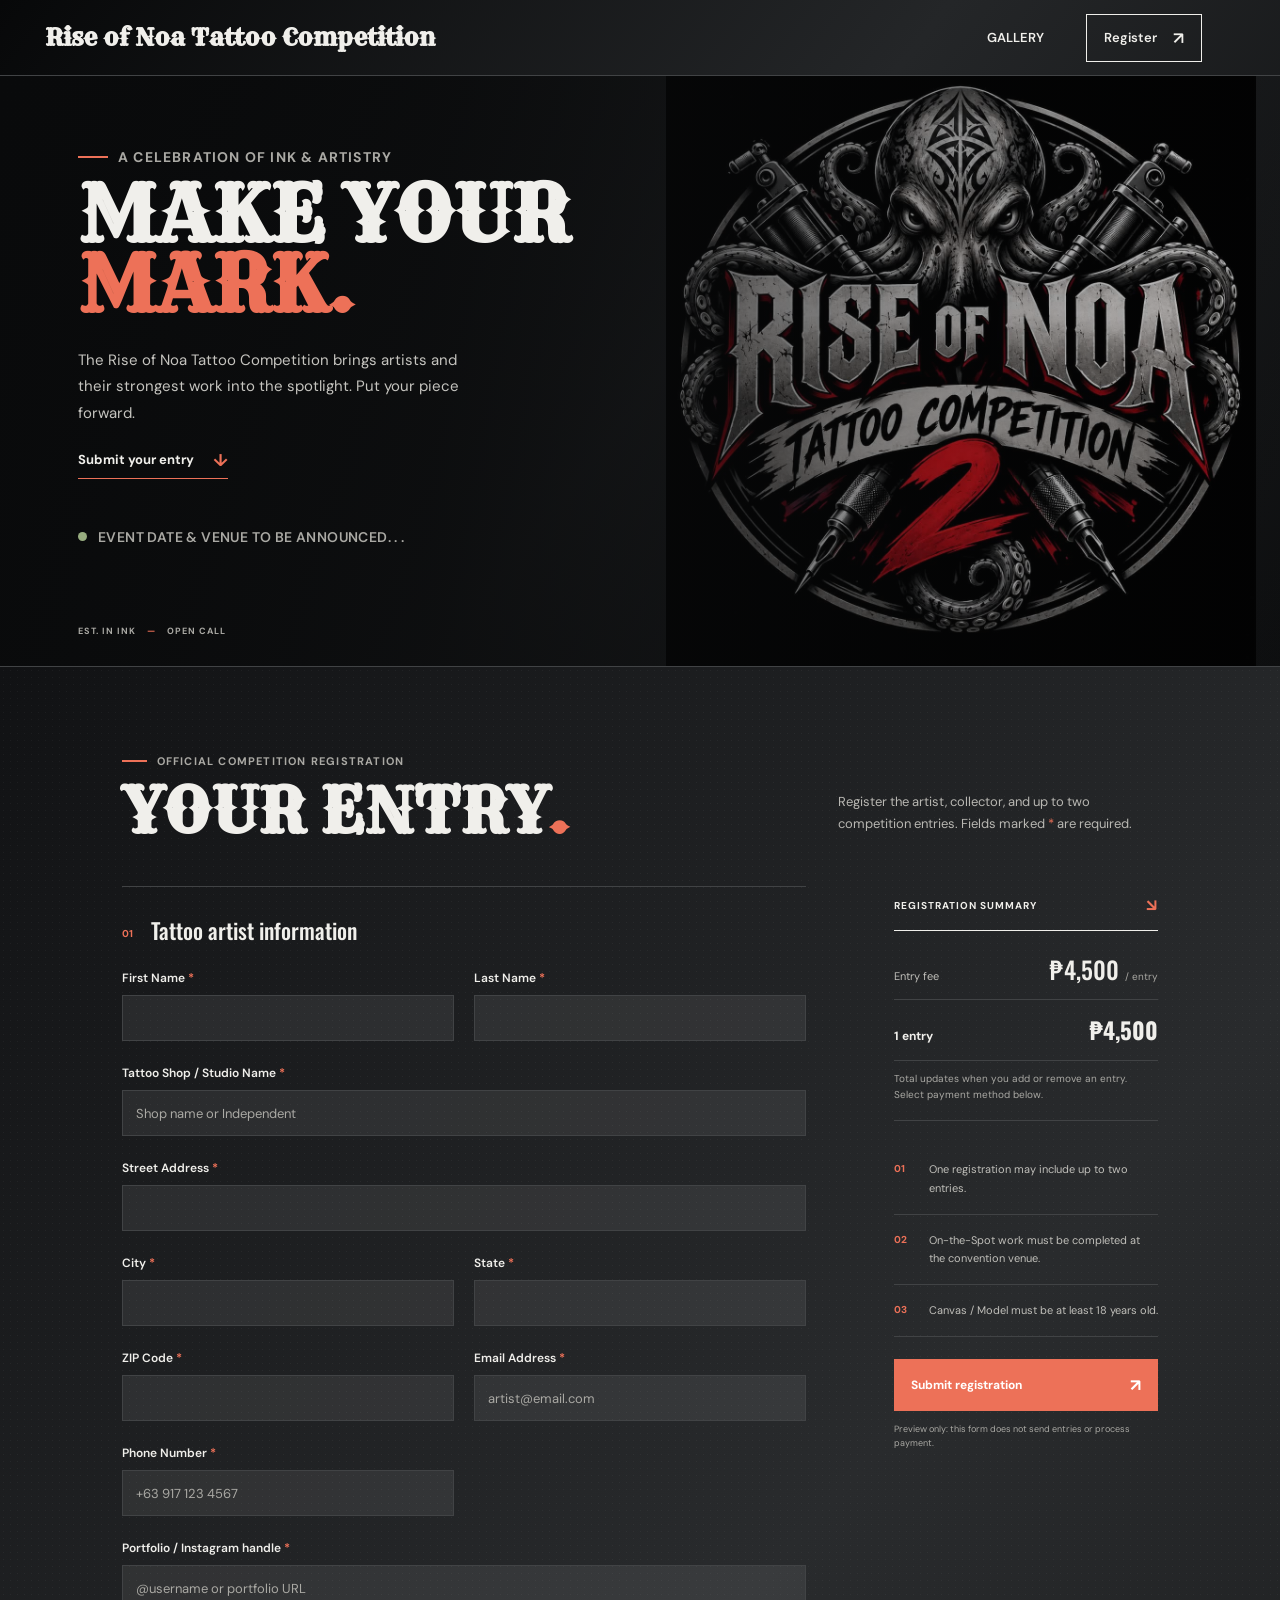
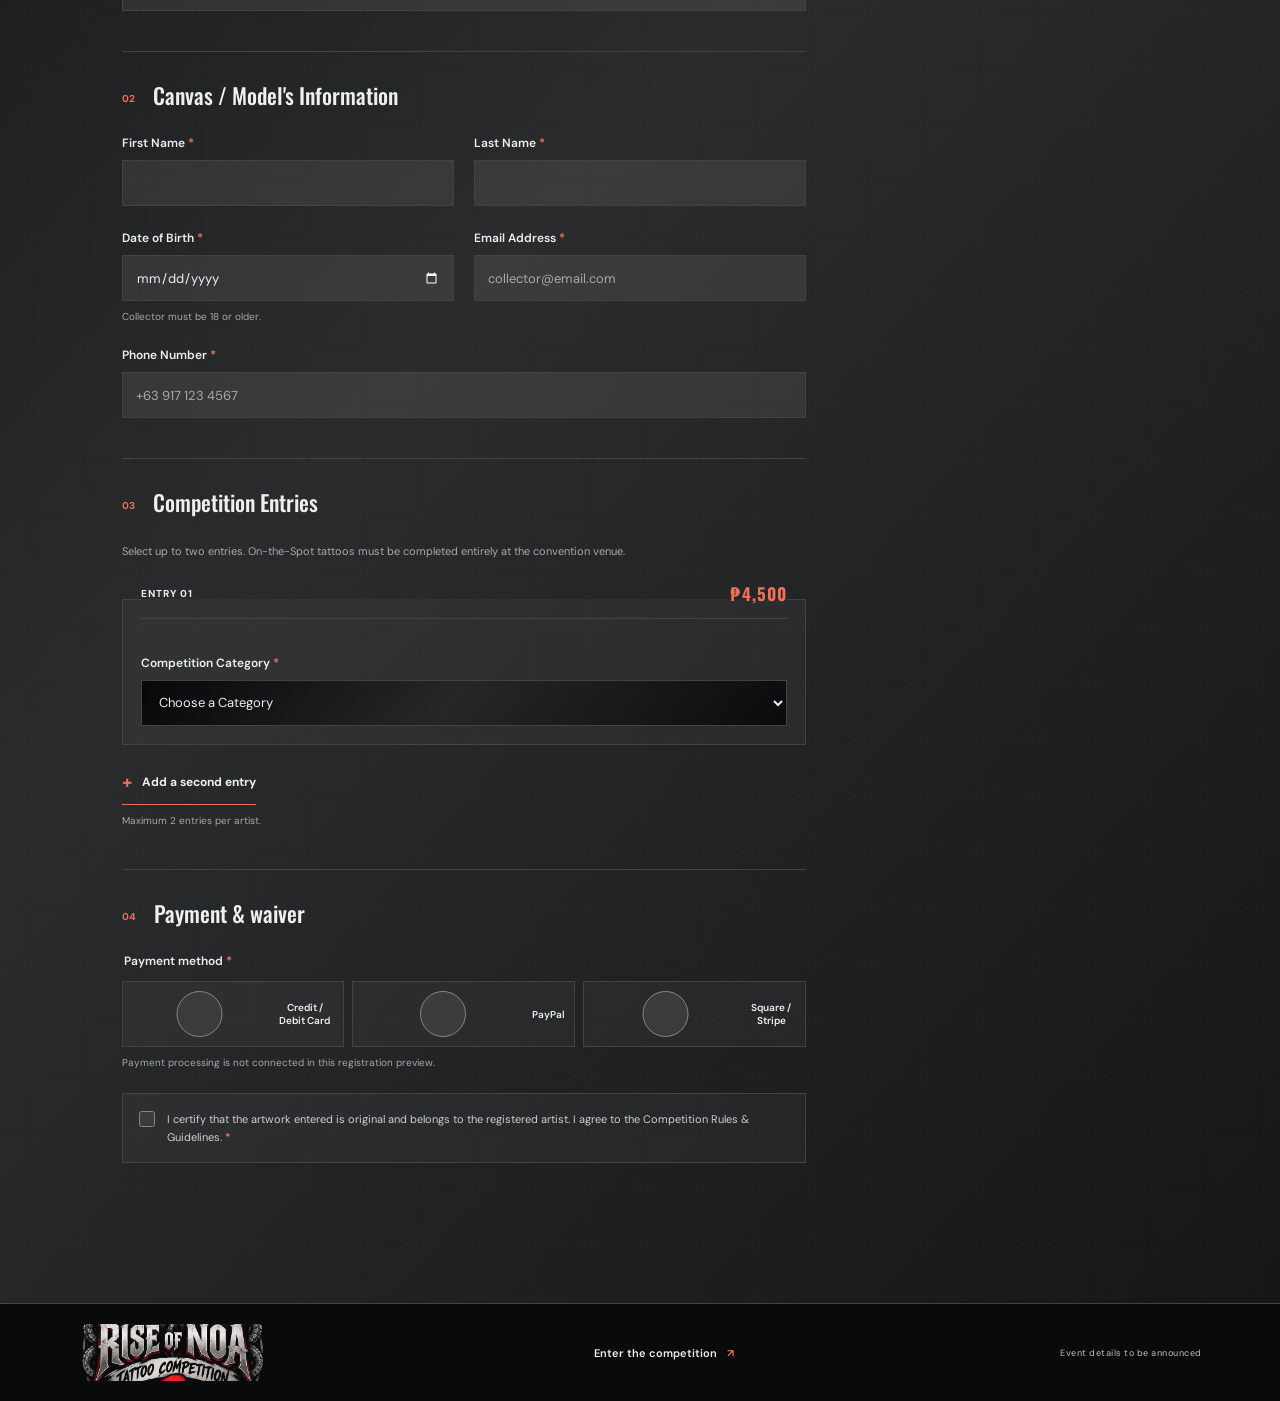
<file: index.html>
<!DOCTYPE html>
<html lang="en">
<head>
    <meta charset="UTF-8">
    <meta name="viewport" content="width=device-width, initial-scale=1.0">
    <meta name="theme-color" content="#f2eee6">
    <meta name="description" content="Register your work for the Rise of Noa Tattoo Competition.">
    <title>Enter the Competition | Rise of Noa</title>
    <link rel="stylesheet" href="style.css">
    <link rel="preconnect" href="https://fonts.googleapis.com">
    <link rel="preconnect" href="https://fonts.gstatic.com" crossorigin>
    <link href="https://fonts.googleapis.com/css2?family=DM+Sans:wght@400;500;600;700&family=Oswald:wght@400;500;600;700&family=Rye&display=swap" rel="stylesheet">
</head>
<body>
    <header class="site-header home-header">
        <a class="brand-logo" href="#top" aria-label="Rise of Noa Tattoo Competition home">
            <span class="brand-title">Rise of Noa Tattoo Competition</span>
        </a>
        <nav class="top-nav" aria-label="Main navigation">
            <a href="gallery.html">GALLERY</a>
            <a class="nav-cta" href="#register">Register <span aria-hidden="true">↗</span></a>
        </nav>
    </header>

    <main id="top">
        <section class="hero" id="competition" aria-labelledby="hero-title">
            <div class="hero-copy">
                <p class="eyebrow"><span class="eyebrow-line"></span> A celebration of ink &amp; artistry</p>
                <h1 id="hero-title">MAKE YOUR<br><span>MARK.</span></h1>
                <p class="hero-description">The Rise of Noa Tattoo Competition brings artists and their strongest work into the spotlight. Put your piece forward.</p>
                <a class="text-link" href="#register">Submit your entry <span aria-hidden="true">↓</span></a>
                <div class="event-note"><span class="event-dot"></span> Event date &amp; venue to be announced. . .</div>
            </div>
            <div class="hero-index" aria-hidden="true">EST. IN INK <span>—</span> OPEN CALL</div>
        </section>

        <section class="registration" id="register" aria-labelledby="registration-title">
            <div class="section-heading">
                <div>
                    <p class="eyebrow"><span class="eyebrow-line"></span> Official competition registration</p>
                    <h2 id="registration-title">YOUR ENTRY<span class="period">.</span></h2>
                </div>
                <p class="section-intro">Register the artist, collector, and up to two competition entries. Fields marked <span aria-hidden="true">*</span> are required.</p>
            </div>

            <form id="entry-form">
                <div class="form-layout">
                    <div class="form-main">
                        <fieldset class="form-section">
                            <legend><span class="section-number">01</span> Tattoo artist information</legend>
                            <div class="field-grid">
                                <label class="field"><span>First Name <b>*</b></span><input name="artistFirstName" autocomplete="given-name" required></label>
                                <label class="field"><span>Last Name <b>*</b></span><input name="artistLastName" autocomplete="family-name" required></label>
                                <label class="field field-wide"><span>Tattoo Shop / Studio Name <b>*</b></span><input name="studio" autocomplete="organization" placeholder="Shop name or Independent" required></label>
                                <label class="field field-wide"><span>Street Address <b>*</b></span><input name="streetAddress" autocomplete="street-address" required></label>
                                <label class="field"><span>City <b>*</b></span><input name="city" autocomplete="address-level2" required></label>
                                <label class="field"><span>State <b>*</b></span><input name="state" autocomplete="address-level1" required></label>
                                <label class="field"><span>ZIP Code <b>*</b></span><input name="zip" inputmode="numeric" autocomplete="postal-code" required></label>
                                <label class="field"><span>Email Address <b>*</b></span><input name="artistEmail" type="email" autocomplete="email" placeholder="artist@email.com" required></label>
                                <label class="field"><span>Phone Number <b>*</b></span><input name="artistPhone" type="tel" autocomplete="tel" placeholder="+63 917 123 4567" required></label>
                                <label class="field field-wide"><span>Portfolio / Instagram handle <b>*</b></span><input name="portfolio" placeholder="@username or portfolio URL" required></label>
                            </div>
                        </fieldset>

                        <fieldset class="form-section">
                            <legend><span class="section-number">02</span> Canvas / Model's Information</legend>
                            <div class="field-grid">
                                <label class="field"><span>First Name <b>*</b></span><input name="collectorFirstName" autocomplete="section-collector given-name" required></label>
                                <label class="field"><span>Last Name <b>*</b></span><input name="collectorLastName" autocomplete="section-collector family-name" required></label>
                                <label class="field"><span>Date of Birth <b>*</b></span><input id="collector-birth-date" name="collectorBirthDate" type="date" autocomplete="bday" required><span class="field-hint">Collector must be 18 or older.</span></label>
                                <label class="field"><span>Email Address <b>*</b></span><input name="collectorEmail" type="email" autocomplete="section-collector email" placeholder="collector@email.com" required></label>
                                <label class="field field-wide"><span>Phone Number <b>*</b></span><input name="collectorPhone" type="tel" autocomplete="section-collector tel" placeholder="+63 917 123 4567" required></label>
                            </div>
                        </fieldset>

                        <fieldset class="form-section">
                            <legend><span class="section-number">03</span> Competition Entries</legend>
                            <p class="section-note">Select up to two entries. On-the-Spot tattoos must be completed entirely at the convention venue.</p>
                            <div class="entry-list" id="entry-list">
                                <fieldset class="entry-card" data-entry-index="1">
                                    <legend class="entry-card-heading"><span>ENTRY 01</span><span class="entry-price">₱4,500</span></legend>
                                    <div class="field-grid">
                                        <label class="field field-wide"><span>Competition Category <b>*</b></span>
                                            <select name="entry1Category" class="entry-category" required>
                                                <option value="">Choose a Category</option>
                                                <optgroup label="Pre-Made / Healed">
                                                    <option value="Black & Grey (Medium / Big Piece)">Black &amp; Grey (Medium / Big Piece)</option>
                                                    <option value="Color (Medium / Big Piece)">Color (Medium / Big Piece)</option>
                                                    <option value="Traditional / Neo-Traditional">Traditional / Neo-Traditional</option>
                                                    <option value="Realism / Portrait">Realism / Portrait</option>
                                                    <option value="Oriental / Tribal">Oriental / Tribal</option>
                                                </optgroup>
                                                <optgroup label="Live / On-the-Spot">
                                                    <option value="On-the-Spot Tattoo of the Day (Day 1)">Tattoo of the Day (Day 1)</option>
                                                    <option value="On-the-Spot Tattoo of the Day (Day 2)">Tattoo of the Day (Day 2)</option>
                                                    <option value="On-the-Spot Cover-Up Challenge">Cover-Up Challenge</option>
                                                </optgroup>
                                            </select>
                                            <span class="field-hint entry-category-error" role="alert"></span>
                                        </label>
                                        <div class="onsite-note field-wide" hidden>On-the-Spot entry: the tattoo must be done entirely at the convention venue.</div>
                                        <fieldset class="entry-artwork field-wide" hidden>
                                            <legend>Artwork reference <span class="field-hint">For pre-made / healed entries</span></legend>
                                            <div class="field-grid">
                                                <label class="field field-wide"><span>Tattoo placement on body <b>*</b></span>
                                                    <select name="entry1Placement" required><option value="">Choose placement</option><option>Arm</option><option>Leg</option><option>Back</option><option>Chest</option><option>Full Body</option><option>Other</option></select>
                                                </label>
                                                <label class="field field-wide upload-field"><span>High-resolution photo <b>*</b></span>
                                                    <span class="upload-control"><input name="entry1Photo" type="file" accept=".jpg,.jpeg,.png,image/jpeg,image/png" required><span class="upload-icon" aria-hidden="true">+</span><span class="upload-copy"><strong>Choose JPG or PNG</strong><span>One image · maximum 10 MB</span></span></span>
                                                    <span class="field-hint upload-error" role="alert"></span>
                                                </label>
                                                <label class="field field-wide"><span>Brief description <b>*</b></span><textarea name="entry1Description" rows="4" maxlength="700" placeholder="Describe the style, inspiration, or hours taken" required></textarea></label>
                                            </div>
                                        </fieldset>
                                    </div>
                                    <button class="remove-entry" type="button" hidden>Remove this entry</button>
                                </fieldset>
                            </div>
                            <button class="add-entry" id="add-entry" type="button"><span aria-hidden="true">+</span> Add a second entry</button>
                            <p class="entry-limit" id="entry-limit">Maximum 2 entries per artist.</p>
                        </fieldset>

                        <fieldset class="form-section">
                            <legend><span class="section-number">04</span> Payment &amp; waiver</legend>
                            <div class="field-grid">
                                <fieldset class="payment-field field field-wide">
                                    <legend>Payment method <b>*</b></legend>
                                    <div class="payment-options">
                                        <label class="payment-option"><input type="radio" name="paymentMethod" value="Credit / Debit Card" required><span>Credit / Debit Card</span></label>
                                        <label class="payment-option"><input type="radio" name="paymentMethod" value="PayPal"><span>PayPal</span></label>
                                        <label class="payment-option"><input type="radio" name="paymentMethod" value="Square / Stripe"><span>Square / Stripe</span></label>
                                    </div>
                                    <span class="field-hint">Payment processing is not connected in this registration preview.</span>
                                </fieldset>
                                <label class="waiver-option field-wide"><input type="checkbox" name="waiver" required><span>I certify that the artwork entered is original and belongs to the registered artist. I agree to the Competition Rules &amp; Guidelines. <b>*</b></span></label>
                            </div>
                        </fieldset>
                    </div>

                    <aside class="entry-aside" aria-label="Registration summary">
                        <div class="aside-title"><span>REGISTRATION SUMMARY</span><span aria-hidden="true">↘</span></div>
                        <div class="fee-summary"><span>Entry fee</span><strong>₱4,500 <small>/ entry</small></strong></div>
                        <div class="fee-total"><span id="entry-count">1 entry</span><strong id="fee-total">₱4,500</strong></div>
                        <p class="fee-note">Total updates when you add or remove an entry. Select payment method below.</p>
                        <div class="aside-rule"></div>
                        <ol class="entry-steps">
                            <li><span>01</span><p>One registration may include up to two entries.</p></li>
                            <li><span>02</span><p>On-the-Spot work must be completed at the convention venue.</p></li>
                            <li><span>03</span><p>Canvas / Model must be at least 18 years old.</p></li>
                        </ol>
                        <button class="submit-button" type="submit">Submit registration <span aria-hidden="true">↗</span></button>
                        <p class="form-disclaimer">Preview only: this form does not send entries or process payment.</p>
                        <div class="form-status" id="form-status" role="status" aria-live="polite" hidden></div>
                    </aside>
                </div>
            </form>
        </section>
    </main>

    <footer class="site-footer" id="contact">
        <a class="footer-logo" href="#top" aria-label="Rise of Noa Tattoo Competition home">
            <img src="Rise%20of%20Noa%20Tattoo%20Competition%202%20logo.jpg" alt="">
        </a>
        <a href="#register">Enter the competition <span aria-hidden="true">↗</span></a>
        <span class="footer-note">Event details to be announced</span>
    </footer>

    <script>
        const entryForm = document.querySelector("#entry-form");
        const entryList = document.querySelector("#entry-list");
        const firstEntry = entryList.querySelector(".entry-card");
        const addEntryButton = document.querySelector("#add-entry");
        const birthDateInput = document.querySelector("#collector-birth-date");
        const entryCount = document.querySelector("#entry-count");
        const feeTotal = document.querySelector("#fee-total");
        const formStatus = document.querySelector("#form-status");

        function updateAgeLimit() {
            const latestBirthDate = new Date();
            latestBirthDate.setHours(0, 0, 0, 0);
            latestBirthDate.setFullYear(latestBirthDate.getFullYear() - 18);
            const year = latestBirthDate.getFullYear();
            const month = String(latestBirthDate.getMonth() + 1).padStart(2, "0");
            const day = String(latestBirthDate.getDate()).padStart(2, "0");
            birthDateInput.max = `${year}-${month}-${day}`;
            if (!birthDateInput.value) {
                birthDateInput.setCustomValidity("");
                return;
            }
            const birthDate = new Date(`${birthDateInput.value}T00:00:00`);
            birthDateInput.setCustomValidity(birthDate <= latestBirthDate ? "" : "The collector must be at least 18 years old.");
        }

        function updatePhotoValidity(input) {
            const file = input.files[0];
            const error = input.closest(".upload-field").querySelector(".upload-error");
            let message = "";
            if (file && (!/\.(jpe?g|png)$/i.test(file.name) || (file.type && !["image/jpeg", "image/png"].includes(file.type)))) {
                message = "Please choose a JPG or PNG image.";
            } else if (file && file.size > 10 * 1024 * 1024) {
                message = "The image must be 10 MB or smaller.";
            }
            input.setCustomValidity(message);
            error.textContent = message;
        }

        function updateEntryCard(card) {
            const category = card.querySelector(".entry-category").value;
            const isPremade = category && !category.startsWith("On-the-Spot");
            const artwork = card.querySelector(".entry-artwork");
            const onsiteNote = card.querySelector(".onsite-note");
            const placement = card.querySelector('select[name$="Placement"]');
            const photo = card.querySelector('input[type="file"]');
            const description = card.querySelector("textarea");

            artwork.hidden = !isPremade;
            onsiteNote.hidden = !category || isPremade;
            placement.required = Boolean(isPremade);
            photo.required = Boolean(isPremade);
            description.required = Boolean(isPremade);
            updatePhotoValidity(photo);
        }

        function updateCategoryValidity() {
            const selects = [...entryList.querySelectorAll(".entry-category")];
            selects.forEach((select) => {
                const duplicate = select.value && selects.some((other) => other !== select && other.value === select.value);
                const message = duplicate ? "Choose a different category for each entry." : "";
                select.setCustomValidity(message);
                select.closest(".field").querySelector(".entry-category-error").textContent = message;
            });
        }

        function updateFee() {
            const count = entryList.querySelectorAll(".entry-card").length;
            entryCount.textContent = `${count} ${count === 1 ? "entry" : "entries"}`;
            feeTotal.textContent = `₱${(count * 4500).toLocaleString("en-PH")}`;
        }

        function addSecondEntry() {
            const secondEntry = firstEntry.cloneNode(true);
            secondEntry.dataset.entryIndex = "2";
            secondEntry.querySelector(".entry-card-heading span:first-child").textContent = "ENTRY 02";
            secondEntry.querySelectorAll("[name]").forEach((control) => {
                control.name = control.name.replace("entry1", "entry2");
            });
            const removeButton = secondEntry.querySelector(".remove-entry");
            removeButton.hidden = false;
            entryList.append(secondEntry);
            secondEntry.querySelector(".entry-category").addEventListener("change", () => {
                updateEntryCard(secondEntry);
                updateCategoryValidity();
            });
            secondEntry.querySelector('input[type="file"]').addEventListener("change", (event) => updatePhotoValidity(event.currentTarget));
            removeButton.addEventListener("click", () => {
                secondEntry.remove();
                addEntryButton.hidden = false;
                updateCategoryValidity();
                updateFee();
            });
            addEntryButton.hidden = true;
            updateFee();
        }

        birthDateInput.addEventListener("input", updateAgeLimit);
        birthDateInput.addEventListener("change", updateAgeLimit);
        firstEntry.querySelector(".entry-category").addEventListener("change", () => {
            updateEntryCard(firstEntry);
            updateCategoryValidity();
        });
        firstEntry.querySelector('input[type="file"]').addEventListener("change", (event) => updatePhotoValidity(event.currentTarget));
        addEntryButton.addEventListener("click", addSecondEntry);

        entryForm.addEventListener("submit", (event) => {
            event.preventDefault();
            updateAgeLimit();
            updateCategoryValidity();
            const invalidPhoto = [...entryList.querySelectorAll('input[type="file"]')].find((input) => !input.validity.valid);
            if (invalidPhoto) {
                invalidPhoto.reportValidity();
                return;
            }
            formStatus.hidden = false;
            formStatus.textContent = `Registration is complete for review: ${entryCount.textContent}, ${feeTotal.textContent} due. This preview does not send entries or process payment.`;
        });

        updateAgeLimit();
        updateEntryCard(firstEntry);
    </script>
</body>
</html>
</file>
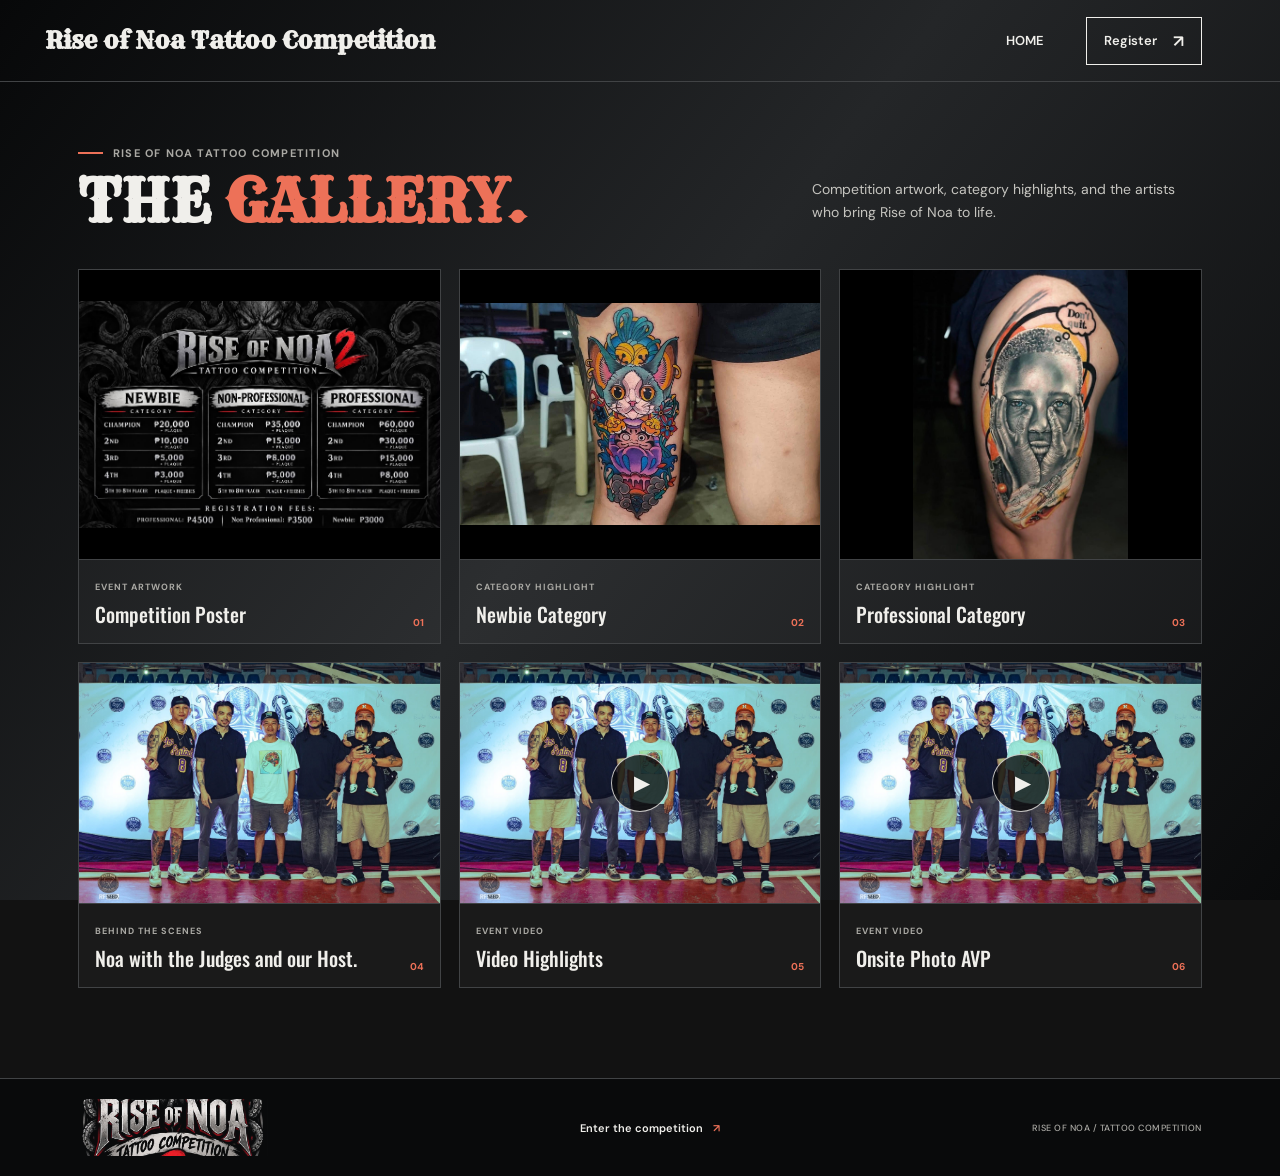
<file: gallery.html>
<!DOCTYPE html>
<html lang="en">
<head>
    <meta charset="UTF-8">
    <meta name="viewport" content="width=device-width, initial-scale=1.0">
    <meta name="theme-color" content="#090a0b">
    <meta name="description" content="Explore Rise of Noa Tattoo Competition artwork and category highlights.">
    <title>Gallery | Rise of Noa Tattoo Competition</title>
    <link rel="stylesheet" href="style.css">
    <link rel="preconnect" href="https://fonts.googleapis.com">
    <link rel="preconnect" href="https://fonts.gstatic.com" crossorigin>
    <link href="https://fonts.googleapis.com/css2?family=DM+Sans:wght@400;500;600;700&family=Oswald:wght@400;500;600;700&family=Rye&display=swap" rel="stylesheet">
</head>
<body>
    <header class="site-header">
        <a class="brand-logo" href="index.html" aria-label="Rise of Noa home">
            <span class="brand-title">Rise of Noa Tattoo Competition</span>
        </a>
        <nav class="top-nav" aria-label="Main navigation">
            <a href="index.html">HOME</a>
            <a class="nav-cta" href="index.html#register">Register <span aria-hidden="true">↗</span></a>
        </nav>
    </header>

    <main class="gallery-main">
        <div class="gallery-heading">
            <div>
                <p class="eyebrow"><span class="eyebrow-line"></span> Rise of Noa Tattoo Competition</p>
                <h1>THE <span>GALLERY.</span></h1>
            </div>
            <p class="gallery-intro">Competition artwork, category highlights, and the artists who bring Rise of Noa to life.</p>
        </div>

        <section class="gallery-grid" aria-label="Competition artwork">
            <article class="gallery-card">
                <button class="gallery-artwork" type="button" aria-label="View the Rise of Noa event poster">
                    <img src="Rise%20of%20Noa%20Tattoo%20Competition%2022.jpg" alt="Rise of Noa Tattoo Competition event poster with category and prize information">
                </button>
                <div class="gallery-caption"><div><p>EVENT ARTWORK</p><h2>Competition Poster</h2></div><span class="gallery-index">01</span></div>
            </article>
            <article class="gallery-card">
                <button class="gallery-artwork" type="button" aria-label="View the Newbie category champion artwork" data-caption="Last years Champion">
                    <img src="Rise%20of%20Noa%20Tattoo%20Competition%20(Newbie%20Category%20-%20Champion).jpg" alt="Newbie category champion artwork for Rise of Noa Tattoo Competition">
                </button>
                <div class="gallery-caption"><div><p>CATEGORY HIGHLIGHT</p><h2>Newbie Category</h2></div><span class="gallery-index">02</span></div>
            </article>
            <article class="gallery-card">
                <button class="gallery-artwork" type="button" aria-label="View the Professional category champion artwork" data-caption="Last years Champion">
                    <img src="Rise%20of%20Noa%20Tattoo%20Competition%20(Professional%20Category%20-%20Champion).jpg" alt="Professional category champion artwork for Rise of Noa Tattoo Competition">
                </button>
                <div class="gallery-caption"><div><p>CATEGORY HIGHLIGHT</p><h2>Professional Category</h2></div><span class="gallery-index">03</span></div>
            </article>
            <article class="gallery-card">
                <button class="gallery-artwork gallery-artwork-wide" type="button" aria-label="View Noa with the judges and host" data-caption="Noa with the Judges and our Host.">
                    <img src="Noa%20with%20the%20Judges2.jpg" alt="Noa with the judges and host at the competition">
                </button>
                <div class="gallery-caption"><div><p>BEHIND THE SCENES</p><h2>Noa with the Judges and our Host.</h2></div><span class="gallery-index">04</span></div>
            </article>
            <article class="gallery-card">
                <button class="gallery-artwork gallery-artwork-wide gallery-video-artwork" type="button" aria-label="Play Rise of Noa Tattoo Competition video highlights" data-media="video" data-video="Rise%20on%20Noa%20video%20highlights.mp4" data-caption="Ink. Passion. Raw talent on full display 🔥&#10;Congrats to all&#10;Video Highlights | Rise of Noa Tattoo Competition&#10;#RiseofNoa #TattooCompetition #InkCulture #TattooArt #rfseedvisuals #VideoHighlights #eventcoverage">
                    <img src="Noa%20with%20the%20Judges2.jpg" alt="Preview of Rise of Noa Tattoo Competition video highlights">
                    <span class="gallery-play" aria-hidden="true">▶</span>
                </button>
                <div class="gallery-caption"><div><p>EVENT VIDEO</p><h2>Video Highlights</h2></div><span class="gallery-index">05</span></div>
            </article>
            <article class="gallery-card">
                <button class="gallery-artwork gallery-artwork-wide gallery-video-artwork" type="button" aria-label="Play Rise of Noa onsite photo AVP" data-media="video" data-video="Rise%20of%20Noa%20video%20highlights2.mp4" data-caption="Rise of Noa Tattoo Competition | Onsite Photo AVP&#10;Every line tells a story, every piece hits different.&#10;#RiseofNoa #TattooCompetition #InkCulture #TattooArt #sdephotography #OnsitePhotography #PhotoHighlights #DumagueteEvents #NegrosCreatives #SupportLocalArtists #RFseedVisuals">
                    <img src="Noa%20with%20the%20Judges2.jpg" alt="Preview of Rise of Noa onsite photo AVP">
                    <span class="gallery-play" aria-hidden="true">▶</span>
                </button>
                <div class="gallery-caption"><div><p>EVENT VIDEO</p><h2>Onsite Photo AVP</h2></div><span class="gallery-index">06</span></div>
            </article>
        </section>

        <dialog class="gallery-lightbox" id="gallery-lightbox" aria-label="Artwork preview">
            <button class="gallery-lightbox-close" type="button" aria-label="Close artwork preview">&times;</button>
            <img id="gallery-lightbox-image" alt="">
            <video id="gallery-lightbox-video" controls playsinline preload="none" hidden></video>
            <p class="gallery-lightbox-caption" id="gallery-lightbox-caption" hidden></p>
        </dialog>
    </main>

    <footer class="site-footer">
        <a class="footer-logo" href="index.html" aria-label="Rise of Noa home">
            <img src="Rise%20of%20Noa%20Tattoo%20Competition%202%20logo.jpg" alt="">
        </a>
        <a href="index.html#register">Enter the competition <span aria-hidden="true">↗</span></a>
        <span class="footer-note">RISE OF NOA / TATTOO COMPETITION</span>
    </footer>

    <script>
        const galleryLightbox = document.querySelector("#gallery-lightbox");
        const galleryLightboxImage = document.querySelector("#gallery-lightbox-image");
        const galleryLightboxVideo = document.querySelector("#gallery-lightbox-video");
        const galleryLightboxCaption = document.querySelector("#gallery-lightbox-caption");

        document.querySelectorAll(".gallery-artwork").forEach((button) => {
            button.addEventListener("click", () => {
                if (button.dataset.media === "video") {
                    galleryLightboxImage.hidden = true;
                    galleryLightboxVideo.hidden = false;
                    galleryLightboxVideo.src = button.dataset.video;
                    galleryLightboxVideo.load();
                    galleryLightboxVideo.play().catch(() => {});
                } else {
                    const image = button.querySelector("img");
                    galleryLightboxVideo.pause();
                    galleryLightboxVideo.removeAttribute("src");
                    galleryLightboxVideo.load();
                    galleryLightboxVideo.hidden = true;
                    galleryLightboxImage.hidden = false;
                    galleryLightboxImage.src = image.src;
                    galleryLightboxImage.alt = image.alt;
                }
                galleryLightboxCaption.textContent = button.dataset.caption || "";
                galleryLightboxCaption.hidden = !button.dataset.caption;
                galleryLightbox.showModal();
            });
        });

        document.querySelector(".gallery-lightbox-close").addEventListener("click", () => galleryLightbox.close());
        galleryLightbox.addEventListener("close", () => {
            galleryLightboxVideo.pause();
            galleryLightboxVideo.removeAttribute("src");
            galleryLightboxVideo.load();
            galleryLightboxVideo.hidden = true;
            galleryLightboxImage.hidden = false;
        });
        galleryLightbox.addEventListener("click", (event) => {
            if (event.target === galleryLightbox) galleryLightbox.close();
        });
    </script>
</body>
</html>
</file>
<file: style.css>
:root {
	color-scheme: dark;
	--paper: #090a0b;
	--paper-deep: #1d1f21;
	--ink: #f0efeb;
	--muted: #aaa9a4;
	--line: #414345;
	--signal: #ed7158;
	--green: #98ad80;
	--display: 'Oswald', Impact, sans-serif;
	--brand-display: 'Rye', Georgia, serif;
	--body: 'DM Sans', sans-serif;
}

* { box-sizing: border-box; }

html { scroll-behavior: smooth; }

body {
	margin: 0;
	background: linear-gradient(128deg, #070809 0%, #242628 48%, #0a0b0c 100%);
	background-attachment: fixed;
	color: var(--ink);
	font-family: var(--body);
	font-size: 15px;
	-webkit-font-smoothing: antialiased;
}

a { color: inherit; text-decoration: none; }
button, input, textarea, select { font: inherit; }

.site-header {
	min-height: 82px;
	padding: 10px 6.1% 10px 3.5%;
	display: flex;
	align-items: center;
	justify-content: space-between;
	border-bottom: 1px solid var(--line);
}

.brand-logo {
	display: flex;
	flex: 0 0 auto;
	align-items: center;
}

.footer-logo {
	display: block;
	flex: 0 0 auto;
	line-height: 0;
}

.home-header {
	min-height: 76px;
	padding-top: 8px;
	padding-bottom: 8px;
}

.brand-title {
	white-space: nowrap;
	color: var(--ink);
	font-family: var(--brand-display);
	font-size: 24px;
	font-weight: 600;
	line-height: 1.05;
}

.top-nav {
	display: flex;
	align-items: center;
	gap: 42px;
	font-size: 13px;
	font-weight: 600;
}

.top-nav a:first-child:hover, .site-footer > a:hover { color: var(--signal); }

.nav-cta {
	display: inline-flex;
	align-items: center;
	gap: 16px;
	padding: 12px 17px;
	border: 1px solid var(--ink);
	transition: background-color 160ms ease, color 160ms ease;
}

.nav-cta:hover { color: var(--paper); background: var(--ink); }
.nav-cta span, .text-link span, .submit-button span { font-size: 17px; }

.nav-cta:focus-visible, .text-link:focus-visible, .site-footer a:focus-visible, .submit-button:focus-visible {
	outline: 2px solid var(--signal);
	outline-offset: 4px;
}

.hero {
	min-height: 590px;
	display: grid;
	grid-template-columns: 1fr;
	position: relative;
	padding: 26px 6.1% 72px;
	overflow: hidden;
	background-image: linear-gradient(90deg, rgba(9, 10, 11, 0.96) 0%, rgba(9, 10, 11, 0.84) 34%, rgba(9, 10, 11, 0.42) 72%, rgba(9, 10, 11, 0.22) 100%), url('Rise%20of%20Noa%20Tattoo%20Competition%202%20logo.jpg');
	background-repeat: no-repeat;
	background-position: center, right 24px center;
	background-size: cover, contain;
}

.hero-copy {
	position: relative;
	z-index: 1;
	max-width: 560px;
	padding: 38px 0 30px;
	align-self: center;
}

.eyebrow {
	margin: 0;
	display: flex;
	align-items: center;
	gap: 10px;
	color: var(--muted);
	font-size: 11px;
	font-weight: 700;
	letter-spacing: 1.2px;
	text-transform: uppercase;
}

.hero-copy > .eyebrow {
	position: relative;
	top: -10px;
	font-size: 14px;
}

.hero-copy > .eyebrow .eyebrow-line { width: 30px; }

.eyebrow-line { width: 25px; height: 2px; background: var(--signal); }

.hero h1, .section-heading h2 {
	margin: 21px 0 19px;
	font-family: var(--brand-display);
	font-weight: 600;
	line-height: 0.91;
	letter-spacing: 0;
}

.hero h1 {
	margin-top: 4px;
	font-size: clamp(56px, 6vw, 96px);
}
.hero h1 span { color: var(--signal); }

.hero-description {
	max-width: 395px;
	margin: 27px 0 23px;
	color: #c5c4bf;
	font-size: 15px;
	line-height: 1.75;
}

.text-link {
	display: inline-flex;
	align-items: center;
	gap: 19px;
	padding-bottom: 7px;
	border-bottom: 1px solid var(--signal);
	font-size: 13px;
	font-weight: 700;
}

.text-link span { color: var(--signal); }

.event-note {
	margin-top: 49px;
	display: flex;
	align-items: center;
	gap: 11px;
	color: var(--muted);
	font-size: 14px;
	font-weight: 600;
	letter-spacing: 0.4px;
	text-transform: uppercase;
}

.event-dot { width: 9px; height: 9px; border-radius: 50%; background: var(--green); }

.image-caption {
	position: absolute;
	top: 20px;
	right: 21px;
	left: 21px;
	display: flex;
	justify-content: space-between;
	color: white;
	font-size: 9px;
	font-weight: 700;
	letter-spacing: 1.1px;
	text-shadow: 0 1px 5px rgba(0, 0, 0, 0.5);
}

.hero-stamp {
	width: 124px;
	height: 124px;
	position: absolute;
	right: 27px;
	bottom: 26px;
	display: flex;
	flex-direction: column;
	align-items: center;
	justify-content: center;
	border: 1px solid rgba(255, 255, 255, 0.75);
	border-radius: 50%;
	color: white;
	font-family: var(--display);
	line-height: 1.2;
	transform: rotate(-12deg);
}

.hero-stamp span:nth-child(2) { color: #f17c5c; font-size: 27px; font-weight: 600; }
.hero-stamp span:not(:nth-child(2)) { font-size: 10px; letter-spacing: 1.2px; }

.hero-index {
	position: absolute;
	bottom: 29px;
	left: 6.1%;
	color: var(--muted);
	font-size: 9px;
	font-weight: 700;
	letter-spacing: 1px;
}

.hero-index span { padding: 0 8px; color: var(--signal); }

.registration {
	padding: 87px 9.5% 100px;
	border-top: 1px solid var(--line);
	background-color: #17191b;
	background-image: radial-gradient(rgba(255, 255, 255, 0.045) 0.65px, transparent 0.65px), linear-gradient(132deg, #111214 0%, #292b2d 48%, #151617 100%);
	background-size: 7px 7px, auto;
}

.section-heading {
	margin-bottom: 47px;
	display: flex;
	align-items: flex-end;
	justify-content: space-between;
	gap: 30px;
}

.section-heading h2 {
	margin: 15px 0 0;
	font-size: 62px;
}

.period {
	color: var(--signal);
}

.section-intro {
	max-width: 320px;
	margin: 0 0 4px;
	color: #b8b7b2;
	font-size: 13px;
	line-height: 1.7;
}

.section-intro span,
.field b,
.consent-option b {
	color: var(--signal);
}

.form-layout {
	display: grid;
	grid-template-columns: minmax(0, 1fr) 264px;
	align-items: start;
	gap: 8.5%;
}

.form-main {
	min-width: 0;
}

.form-section {
	min-width: 0;
	margin: 0;
	padding: 27px 0 40px;
	border: 0;
	border-top: 1px solid var(--line);
}

.form-section > legend {
	width: 100%;
	float: left;
	margin-bottom: 24px;
	padding: 0;
	font-family: var(--display);
	font-size: 22px;
	font-weight: 500;
}

.form-section > legend + .field-grid {
	clear: both;
}

.section-number {
	margin-right: 13px;
	color: var(--signal);
	font-family: var(--body);
	font-size: 10px;
	font-weight: 700;
	vertical-align: 3px;
}

.field-grid {
	display: grid;
	grid-template-columns: repeat(2, minmax(0, 1fr));
	gap: 24px 20px;
}

.field {
	min-width: 0;
	display: flex;
	flex-direction: column;
	gap: 9px;
	color: var(--ink);
	font-size: 12px;
	font-weight: 600;
}

.field input:not([type='checkbox']):not([type='file']),
.field textarea,
.field select {
	width: 100%;
	border: 1px solid var(--line);
	border-radius: 0;
	outline: none;
	background: rgba(255, 255, 255, 0.075);
	color: var(--ink);
	font-size: 13px;
	font-weight: 400;
	transition: border-color 150ms ease, background-color 150ms ease;
}

.field input:not([type='checkbox']):not([type='file']),
.field select {
	height: 46px;
	padding: 0 13px;
}

.field textarea {
	min-height: 120px;
	padding: 12px 13px;
	resize: vertical;
	line-height: 1.6;
}

.field input:focus,
.field textarea:focus,
.field select:focus {
	border-color: var(--signal);
	background: rgba(255, 255, 255, 0.13);
}

.field select.entry-category,
.field select.entry-category:focus {
	background: linear-gradient(128deg, #070809 0%, #242628 48%, #0a0b0c 100%);
	color: #f0efeb;
	color-scheme: dark;
}

.field select.entry-category option,
.field select.entry-category optgroup {
	background: #17191b;
	color: #f0efeb;
}

.field input::placeholder,
.field textarea::placeholder {
	color: #aaa9a4;
}

.category-field {
	margin: 0;
	padding: 0;
	border: 0;
}

.category-field legend {
	margin: 0 0 9px;
	padding: 0;
	font: inherit;
}

.field-wide {
	grid-column: 1 / -1;
}

.field-hint {
	color: var(--muted);
	font-size: 10px;
	font-weight: 400;
}

.category-hint {
	margin-top: -4px;
}

.category-grid {
	display: grid;
	grid-template-columns: repeat(3, minmax(0, 1fr));
	gap: 8px;
}

.category-option {
	min-height: 42px;
	position: relative;
	display: flex;
	align-items: center;
	justify-content: center;
	padding: 8px;
	border: 1px solid var(--line);
	background: rgba(255, 255, 255, 0.035);
	color: #d0cfca;
	cursor: pointer;
	font-size: 11px;
	font-weight: 500;
	text-align: center;
	transition: border-color 150ms ease, background-color 150ms ease, color 150ms ease;
}

.category-option input {
	position: absolute;
	width: 1px;
	height: 1px;
	opacity: 0;
}

.category-option:has(input:checked) {
	border-color: var(--ink);
	background: var(--ink);
	color: var(--paper);
}

.category-option:has(input:focus-visible) {
	outline: 2px solid var(--signal);
	outline-offset: 2px;
}

.category-option:has(input:disabled) {
	opacity: 0.48;
	cursor: not-allowed;
}

.category-error {
	min-height: 13px;
	color: var(--signal);
}

.upload-control {
	min-height: 75px;
	position: relative;
	display: flex;
	align-items: center;
	gap: 14px;
	padding: 12px 16px;
	border: 1px dashed #77797b;
	background: rgba(255, 255, 255, 0.035);
	cursor: pointer;
}

.upload-control input {
	position: absolute;
	inset: 0;
	width: 100%;
	height: 100%;
	opacity: 0;
	cursor: pointer;
}

.upload-control:focus-within {
	outline: 2px solid var(--signal);
	outline-offset: 2px;
}

.upload-icon {
	width: 35px;
	height: 35px;
	display: grid;
	flex: 0 0 auto;
	place-items: center;
	border: 1px solid var(--line);
	color: var(--signal);
	font-size: 20px;
	font-weight: 400;
}

.upload-copy,
.upload-copy strong,
.upload-copy span {
	display: block;
}

.upload-copy strong {
	margin-bottom: 4px;
	font-size: 11px;
}

.upload-copy span {
	color: var(--muted);
	font-size: 10px;
	font-weight: 400;
}

.section-note,
.entry-limit {
	color: var(--muted);
	font-size: 11px;
	line-height: 1.65;
}

.section-note {
	margin: -6px 0 20px;
}

.entry-list {
	display: grid;
	gap: 14px;
}

.entry-card {
	min-width: 0;
	margin: 0;
	padding: 18px;
	border: 1px solid var(--line);
	background: rgba(255, 255, 255, 0.035);
}

.entry-card-heading {
	width: 100%;
	margin: 0 0 18px;
	padding: 0 0 12px;
	display: flex;
	align-items: center;
	justify-content: space-between;
	border-bottom: 1px solid var(--line);
	font-size: 10px;
	font-weight: 700;
	letter-spacing: 1px;
}

.entry-price {
	color: var(--signal);
	font-family: var(--display);
	font-size: 17px;
}

.entry-artwork {
	min-width: 0;
	margin: 0;
	padding: 20px 0 0;
	border: 0;
	border-top: 1px solid var(--line);
}

.entry-artwork legend {
	margin-bottom: 16px;
	padding: 0;
	font-size: 12px;
	font-weight: 700;
}

.onsite-note {
	padding: 13px 15px;
	border-left: 2px solid var(--green);
	background: rgba(152, 173, 128, 0.11);
	color: #d5dfcb;
	font-size: 11px;
	line-height: 1.6;
}

.entry-category-error:empty,
.upload-error:empty {
	display: none;
}

.add-entry {
	margin-top: 15px;
	padding: 10px 0;
	display: inline-flex;
	align-items: center;
	gap: 10px;
	border: 0;
	border-bottom: 1px solid var(--signal);
	background: transparent;
	color: var(--ink);
	cursor: pointer;
	font-size: 12px;
	font-weight: 700;
}

.add-entry span {
	color: var(--signal);
	font-size: 18px;
}

.remove-entry {
	margin-top: 14px;
	padding: 0;
	border: 0;
	background: transparent;
	color: var(--signal);
	cursor: pointer;
	font-size: 11px;
	font-weight: 600;
}

.entry-limit {
	margin: 8px 0 0;
	font-size: 10px;
}

.entry-aside {
	position: sticky;
	top: 25px;
	padding-top: 8px;
}

.aside-title {
	display: flex;
	align-items: center;
	justify-content: space-between;
	padding-bottom: 14px;
	border-bottom: 1px solid var(--ink);
	font-size: 10px;
	font-weight: 700;
	letter-spacing: 1px;
}

.aside-title span:last-child {
	color: var(--signal);
	font-size: 17px;
}

.entry-steps {
	margin: 0;
	padding: 4px 0 0;
	list-style: none;
}

.entry-steps li {
	display: grid;
	grid-template-columns: 25px 1fr;
	gap: 10px;
	padding: 16px 0;
	border-bottom: 1px solid var(--line);
}

.entry-steps li > span {
	padding-top: 2px;
	color: var(--signal);
	font-size: 10px;
	font-weight: 700;
}

.entry-steps p {
	margin: 0;
	color: #c0bfba;
	font-size: 11px;
	line-height: 1.7;
}

.aside-rule {
	height: 1px;
	margin: 10px 0 19px;
	background: var(--line);
}

.fee-summary,
.fee-total {
	display: flex;
	align-items: baseline;
	justify-content: space-between;
}

.fee-summary {
	padding: 20px 0 12px;
	color: #c0bfba;
	font-size: 11px;
}

.fee-summary strong {
	color: var(--ink);
	font-family: var(--display);
	font-size: 24px;
	font-weight: 500;
}

.fee-summary small {
	color: var(--muted);
	font-family: var(--body);
	font-size: 10px;
	font-weight: 400;
}

.fee-total {
	padding: 13px 0;
	border-top: 1px solid var(--line);
	border-bottom: 1px solid var(--line);
	font-size: 12px;
	font-weight: 700;
}

.fee-total strong {
	font-family: var(--display);
	font-size: 23px;
}

.fee-note {
	margin: 10px 0 17px;
	color: var(--muted);
	font-size: 10px;
	line-height: 1.6;
}

.payment-field {
	min-width: 0;
	margin: 0;
	padding: 0;
	border: 0;
}

.payment-field legend {
	margin-bottom: 12px;
	font-size: 12px;
	font-weight: 600;
}

.payment-options {
	display: grid;
	grid-template-columns: repeat(3, minmax(0, 1fr));
	gap: 8px;
}

.payment-option {
	min-height: 48px;
	position: relative;
	display: flex;
	align-items: center;
	justify-content: center;
	gap: 8px;
	padding: 9px;
	border: 1px solid var(--line);
	background: rgba(255, 255, 255, 0.035);
	cursor: pointer;
	font-size: 10px;
	font-weight: 600;
	text-align: center;
}

.payment-option:has(input:checked) {
	border-color: var(--ink);
	background: var(--ink);
	color: var(--paper);
}

.payment-option input {
	width: 14px;
	height: 14px;
	margin: 0;
	accent-color: var(--signal);
}

.waiver-option {
	display: grid;
	grid-template-columns: 18px 1fr;
	align-items: start;
	gap: 10px;
	padding: 16px;
	border: 1px solid var(--line);
	background: rgba(255, 255, 255, 0.035);
	color: #d0cfca;
	cursor: pointer;
	font-size: 11px;
	font-weight: 400;
	line-height: 1.65;
}

.waiver-option input {
	width: 16px;
	height: 16px;
	margin: 1px 0 0;
	accent-color: var(--signal);
}

.waiver-option b {
	color: var(--signal);
}

.consent-option {
	display: grid;
	grid-template-columns: 17px 1fr;
	align-items: start;
	gap: 9px;
	color: #c0bfba;
	cursor: pointer;
	font-size: 10px;
	line-height: 1.6;
}

.consent-option input {
	width: 16px;
	height: 16px;
	margin: 1px 0 0;
	accent-color: var(--signal);
}

.submit-button {
	width: 100%;
	min-height: 52px;
	margin-top: 22px;
	display: flex;
	align-items: center;
	justify-content: space-between;
	padding: 0 16px;
	border: 1px solid var(--signal);
	background: var(--signal);
	color: white;
	cursor: pointer;
	font-size: 12px;
	font-weight: 700;
	transition: background-color 160ms ease, color 160ms ease;
}

.submit-button:hover {
	background: transparent;
	color: var(--signal);
}

.form-disclaimer {
	margin: 11px 0 0;
	color: var(--muted);
	font-size: 9px;
	line-height: 1.6;
}

.form-status {
	margin-top: 15px;
	padding: 12px;
	border-left: 2px solid var(--green);
	background: rgba(152, 173, 128, 0.11);
	color: #d5dfcb;
	font-size: 11px;
	line-height: 1.6;
}

.site-footer {
	min-height: 83px;
	display: flex;
	align-items: center;
	justify-content: space-between;
	gap: 20px;
	padding: 20px 6.1%;
	border-top: 1px solid var(--line);
	background: var(--paper);
	font-size: 11px;
	font-weight: 600;
}

.footer-logo img {
	width: 190px;
	height: 57px;
	display: block;
	background: #000;
	object-fit: cover;
	object-position: center 50%;
	mix-blend-mode: screen;
}

.footer-note {
	color: var(--muted);
	font-family: var(--body);
	font-size: 9px;
	font-weight: 500;
	letter-spacing: 0.5px;
}

.site-footer > a:nth-child(2) span {
	margin-left: 7px;
	color: var(--signal);
}

@media (max-width: 900px) {
	.hero {
		min-height: 535px;
		padding-top: 26px;
		padding-right: 4%;
		padding-left: 5%;
	}

	.hero-copy {
		padding-right: 28px;
	}

	.hero h1 {
		font-size: clamp(54px, 8vw, 78px);
	}

	.registration {
		padding-right: 6%;
		padding-left: 6%;
	}

	.form-layout {
		grid-template-columns: minmax(0, 1fr) 235px;
		gap: 6%;
	}
}

@media (max-width: 680px) {
	.site-header {
		min-height: 0;
		height: auto;
		flex-direction: column;
		align-items: stretch;
		gap: 10px;
		padding: 12px 20px 14px;
	}

	.brand-logo {
		width: auto;
		align-self: flex-start;
	}

	.home-header {
		padding-top: 8px;
		padding-bottom: 10px;
	}

	.brand-title {
		font-size: 16px;
	}

	.footer-logo img {
		width: 150px;
		height: 45px;
	}

	.top-nav {
		width: 100%;
		justify-content: space-between;
		gap: 17px;
		font-size: 11px;
	}

	.nav-cta {
		gap: 8px;
		padding: 10px 11px;
	}

	.hero {
		min-height: 0;
		grid-template-columns: 1fr;
		padding: 0 20px 57px;
		background-image: linear-gradient(180deg, rgba(9, 10, 11, 0.82) 0%, rgba(9, 10, 11, 0.9) 55%, rgba(9, 10, 11, 0.96) 100%), url('Rise%20of%20Noa%20Tattoo%20Competition%202%20logo.jpg');
		background-position: center, center;
		background-size: cover, contain;
	}

	.hero-copy {
		padding: 22px 0 31px;
		top: -58px;
	}

	.hero h1 {
		margin: 4px 0 15px;
		font-size: clamp(50px, 14vw, 82px);
	}

	.hero-description {
		max-width: 410px;
		margin-top: 19px;
		font-size: 14px;
	}

	.event-note {
		margin-top: 25px;
	}

	.hero-stamp {
		width: 95px;
		height: 95px;
		right: 16px;
		bottom: 16px;
	}

	.hero-stamp span:nth-child(2) {
		font-size: 22px;
	}

	.hero-stamp span:not(:nth-child(2)) {
		font-size: 8px;
	}

	.hero-index {
		bottom: 20px;
		left: 20px;
	}

	.registration {
		padding: 58px 20px 65px;
	}

	.section-heading {
		display: block;
		margin-bottom: 32px;
	}

	.section-heading h2 {
		font-size: 52px;
	}

	.section-intro {
		max-width: 390px;
		margin-top: 16px;
	}

	.form-layout {
		grid-template-columns: 1fr;
		gap: 10px;
	}

	.entry-aside {
		position: static;
		padding-top: 22px;
		border-top: 1px solid var(--ink);
	}

	.entry-card {
		padding: 14px;
	}

	.payment-options {
		grid-template-columns: 1fr;
	}

	.category-grid {
		grid-template-columns: repeat(2, minmax(0, 1fr));
	}

	.site-footer {
		min-height: 0;
		flex-wrap: wrap;
		padding: 22px 20px;
	}

	.footer-note {
		width: 100%;
	}
}

@media (max-width: 380px) {
	.brand-title { font-size: 14px; }

	.top-nav {
		gap: 8px;
		font-size: 10px;
	}
}

@media (prefers-reduced-motion: reduce) {
	*,
	*::before,
	*::after {
		scroll-behavior: auto !important;
		animation-duration: 0.01ms !important;
		animation-iteration-count: 1 !important;
		transition-duration: 0.01ms !important;
	}
}

.gallery-main {
	max-width: 1600px;
	margin: 0 auto;
	padding: 64px 6.1% 90px;
}

.gallery-heading {
	margin-bottom: 40px;
	display: flex;
	align-items: flex-end;
	justify-content: space-between;
	gap: 32px;
}

.gallery-heading h1 {
	margin: 14px 0 0;
	font-family: var(--brand-display);
	font-size: 58px;
	font-weight: 600;
	line-height: 0.95;
}

.gallery-heading h1 span { color: var(--signal); }

.gallery-intro {
	max-width: 390px;
	margin: 0 0 4px;
	color: #c5c4bf;
	font-size: 14px;
	line-height: 1.7;
}

.gallery-grid {
	display: grid;
	grid-template-columns: repeat(3, minmax(0, 1fr));
	gap: 18px;
}

.gallery-card {
	min-width: 0;
	border: 1px solid var(--line);
	background: rgba(255, 255, 255, 0.035);
}

.gallery-artwork {
	width: 100%;
	aspect-ratio: 1.25 / 1;
	position: relative;
	display: block;
	padding: 0;
	border: 0;
	overflow: hidden;
	background: #000;
	color: inherit;
	cursor: zoom-in;
}

.gallery-artwork-wide { aspect-ratio: 3 / 2; }

.gallery-play {
	width: 58px;
	height: 58px;
	position: absolute;
	top: 50%;
	left: 50%;
	display: grid;
	place-items: center;
	padding-left: 4px;
	transform: translate(-50%, -50%);
	border: 1px solid rgba(240, 239, 235, 0.8);
	border-radius: 50%;
	background: rgba(9, 10, 11, 0.78);
	color: var(--ink);
	font-size: 21px;
}

.gallery-artwork img {
	width: 100%;
	height: 100%;
	display: block;
	object-fit: contain;
	transition: transform 220ms ease;
}

.gallery-artwork:hover img { transform: scale(1.025); }

.gallery-caption {
	min-height: 84px;
	padding: 14px 16px;
	display: flex;
	align-items: flex-end;
	justify-content: space-between;
	gap: 12px;
	border-top: 1px solid var(--line);
}

.gallery-caption p {
	margin: 0 0 6px;
	color: var(--muted);
	font-size: 9px;
	font-weight: 700;
	letter-spacing: 1px;
}

.gallery-caption h2 {
	margin: 0;
	font-family: var(--display);
	font-size: 20px;
	font-weight: 500;
}

.gallery-index {
	flex: 0 0 auto;
	color: var(--signal);
	font-size: 10px;
	font-weight: 700;
}

.gallery-lightbox {
	position: relative;
	width: min(94vw, 1360px);
	max-width: none;
	max-height: 94vh;
	padding: 56px 0 0;
	overflow: hidden;
	border: 0;
	background: transparent;
	color: var(--ink);
}

.gallery-lightbox::backdrop {
	background: rgba(0, 0, 0, 0.9);
	backdrop-filter: blur(4px);
}

.gallery-lightbox > img,
.gallery-lightbox > video {
	max-width: 100%;
	max-height: calc(94vh - 220px);
	width: auto;
	height: auto;
	display: block;
	margin: auto;
	object-fit: contain;
}

.gallery-lightbox > [hidden] {
	display: none;
}

.gallery-lightbox-caption {
	margin: 12px 0 0;
	white-space: pre-line;
	color: var(--ink);
	font-family: var(--body);
	font-size: 14px;
	line-height: 1.6;
	text-align: center;
}

.gallery-lightbox-close {
	width: 36px;
	height: 36px;
	position: absolute;
	top: 0;
	right: 0;
	display: grid;
	place-items: center;
	border: 1px solid var(--line);
	border-radius: 50%;
	background: #17191b;
	color: var(--ink);
	cursor: pointer;
	font-size: 22px;
}

.gallery-lightbox-close:hover { border-color: var(--signal); color: var(--signal); }

.gallery-lightbox-close:focus-visible {
	outline: 2px solid var(--signal);
	outline-offset: 3px;
}

@media (max-width: 900px) {
	.gallery-grid { grid-template-columns: repeat(2, minmax(0, 1fr)); }
}

@media (max-width: 680px) {
	.gallery-main { padding: 42px 20px 60px; }

	.gallery-heading {
		margin-bottom: 28px;
		display: block;
	}

	.gallery-heading h1 { font-size: 46px; }
	.gallery-intro { margin-top: 16px; }
	.gallery-grid { grid-template-columns: 1fr; gap: 14px; }
}
</file>
